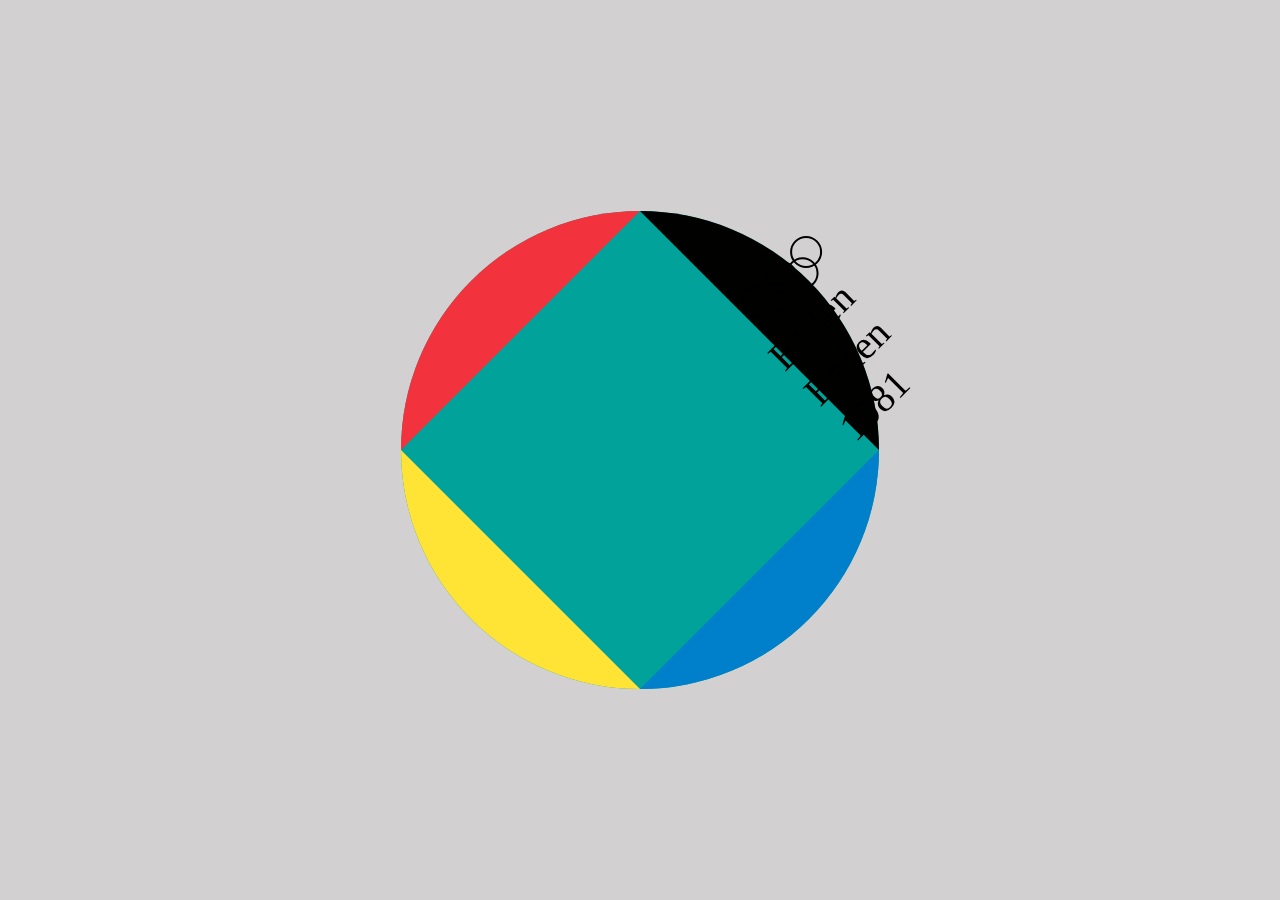
<file: anton-stankowski/index.html>
<!DOCTYPE html>
<html lang="fr">
	<head>
		<meta charset="UTF-8">
		<title>Anton Stankowski</title>
		<link rel="stylesheet" href="css/global.css">
	</head>
	<body>
		<main>
			<canvas id="myCanvas">
			
			</canvas>
		</main>
		<script src="//code.jquery.com/jquery-3.1.0.min.js"></script>
		<script src="js/circle.js"></script>
		<script src="js/line.js"></script>
		<script src="js/rect.js"></script>
		<script src="js/polygon.js"></script>
		<script src="js/font.js"></script>
		<script src="js/app.js"></script>

	</body>

</html>
</file>
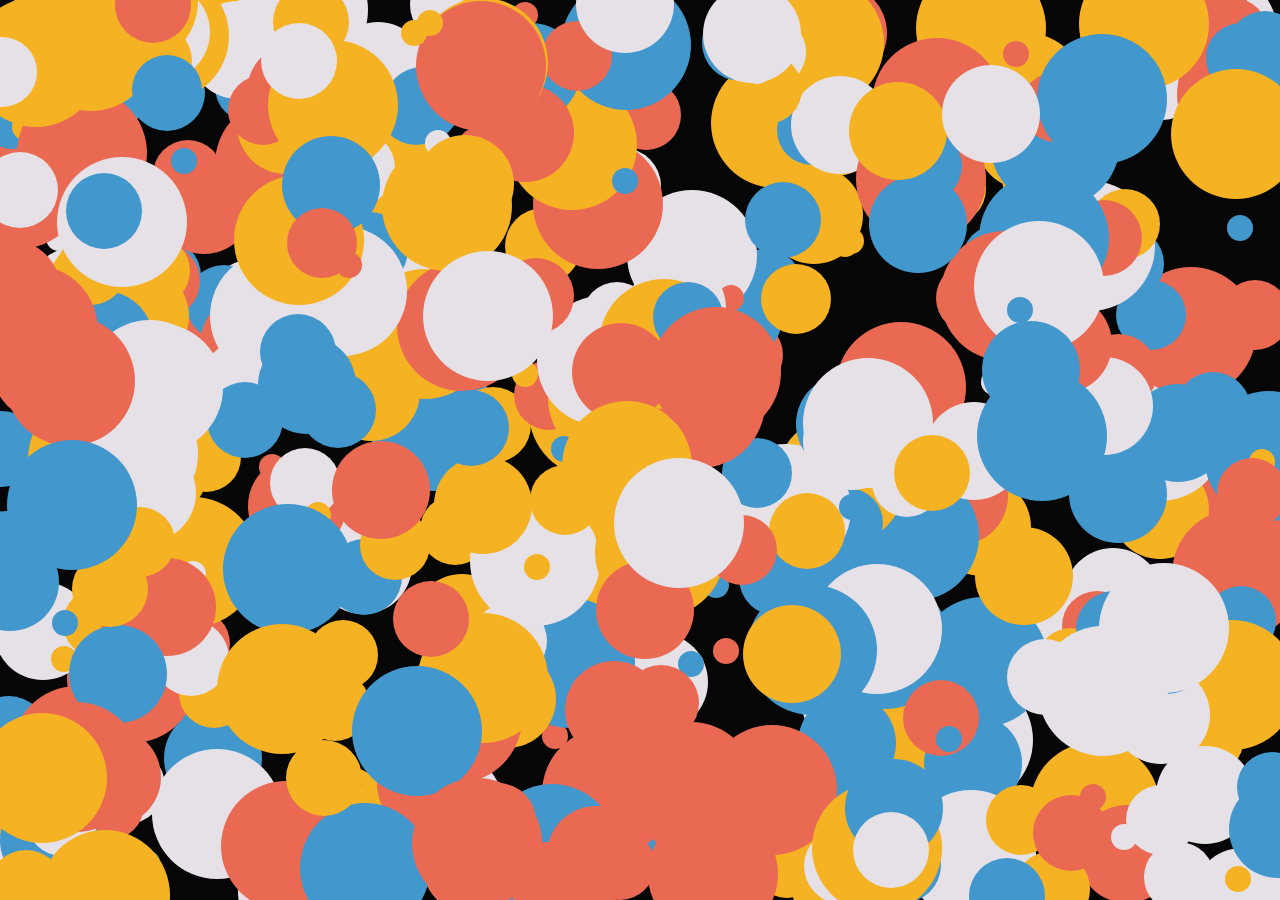
<file: circle/index.html>
<!DOCTYPE html>
<html lang="fr">
	<head>
		<meta charset="UTF-8">
		<title>Circle</title>
		<link rel="stylesheet" href="css/global.css">
	</head>
	<body>
		<main>
			<canvas id="canvas">
			
			</canvas>
		</main>
		<script src="//code.jquery.com/jquery-3.1.0.min.js"></script>
		<script src="//s3-us-west-2.amazonaws.com/s.cdpn.io/53148/TweenLite.min.js"></script>
		<script src="js/circle.js"></script>
		<script src="js/app.js"></script>

	</body>

</html>
</file>
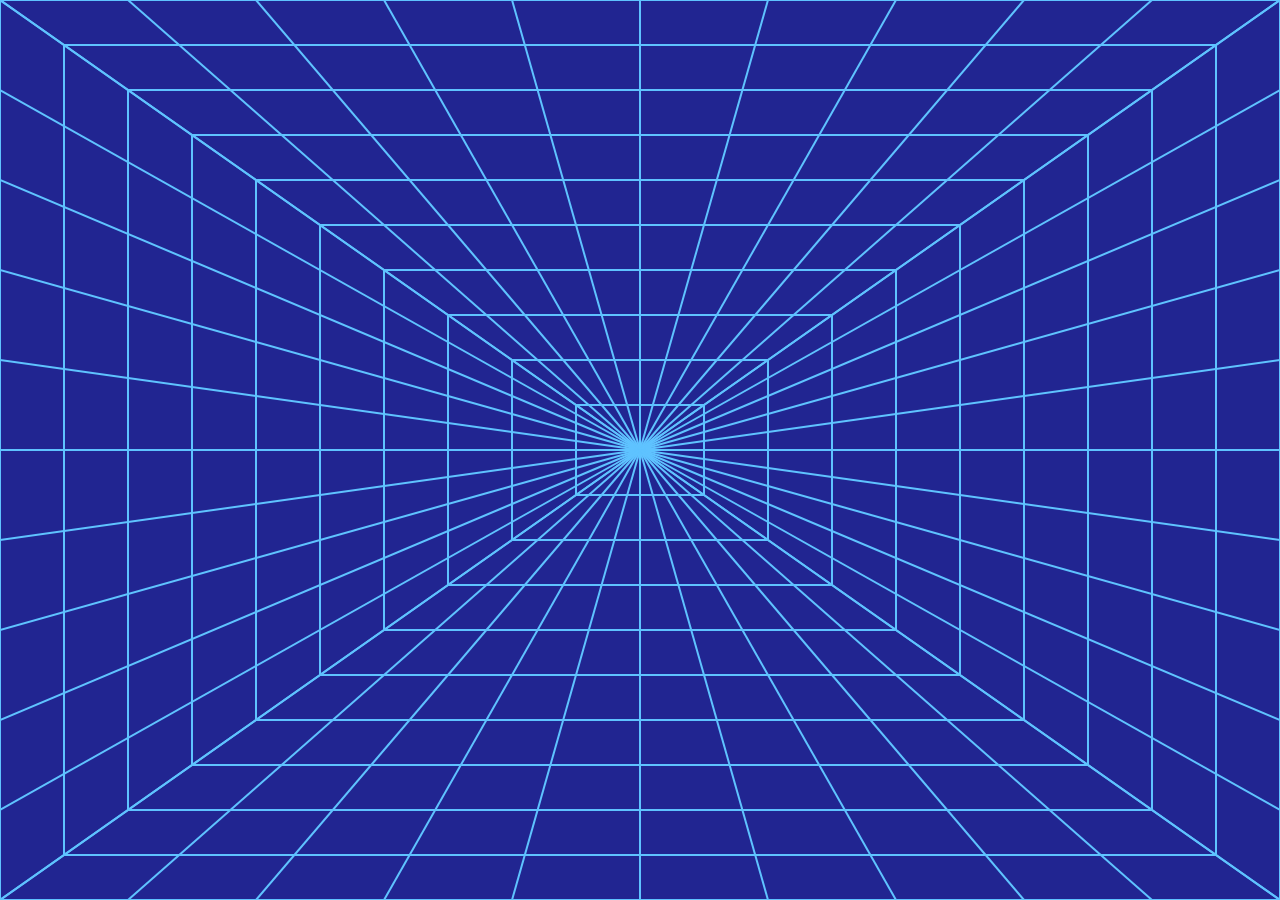
<file: grid/index.html>
<!DOCTYPE html>
<html lang="fr">
	<head>
		<meta charset="UTF-8">
		<title>FUTURE GRID</title>
		<link rel="stylesheet" href="css/global.css">
	</head>
	<body>
		<main>
			<canvas id="myCanvas">
			
			</canvas>
		</main>
		<script src="//code.jquery.com/jquery-3.1.0.min.js"></script>
		<script src="js/circle.js"></script>
		<script src="js/line.js"></script>
		<script src="js/rect.js"></script>
		<script src="js/polygon.js"></script>
		<script src="js/font.js"></script>
		<script src="js/app.js"></script>

	</body>

</html>
</file>
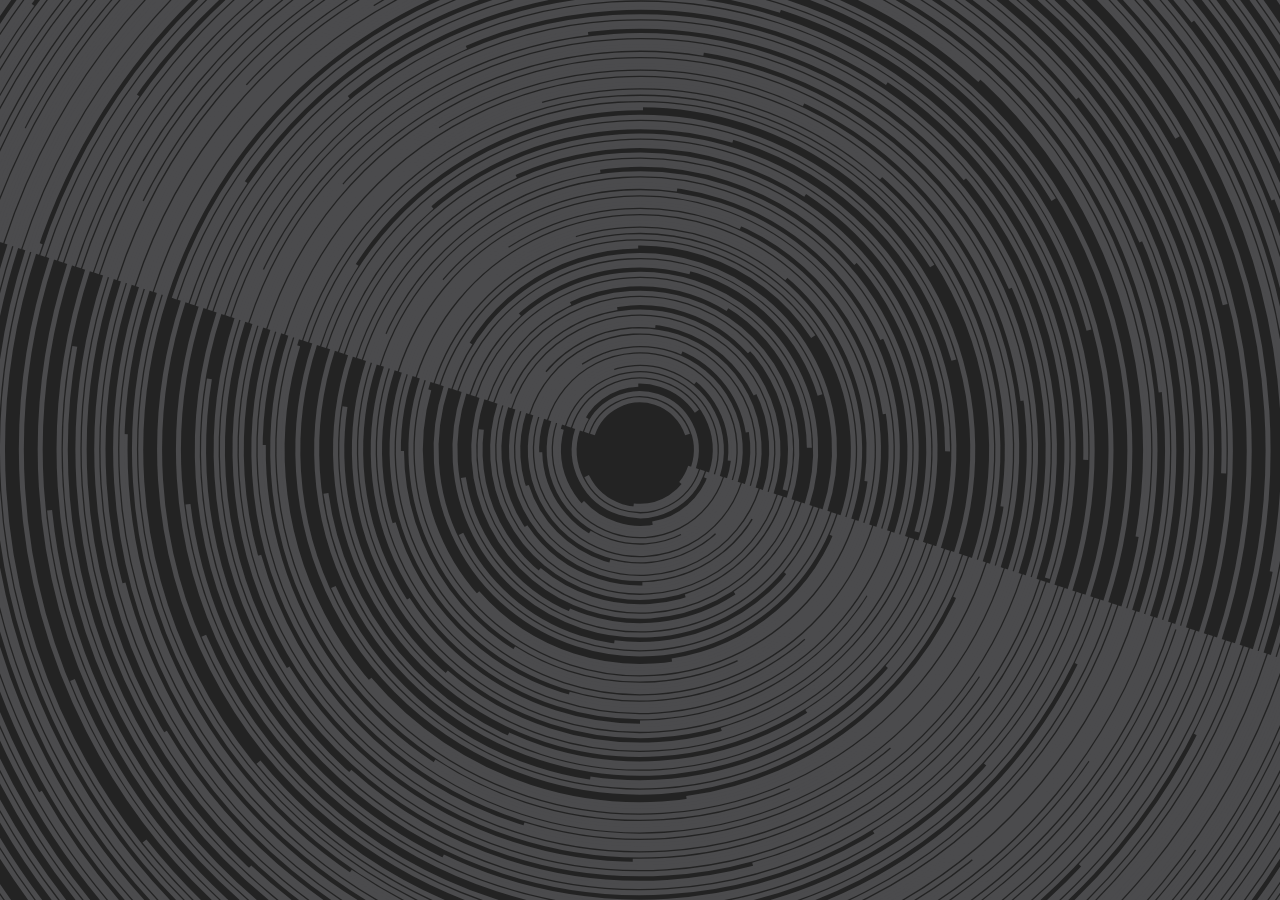
<file: killthemoonlight/index.html>
<!DOCTYPE html>
<html lang="fr">
	<head>
		<meta charset="UTF-8">
		<title>KILL THE MOONLIGHT</title>
		<link rel="stylesheet" href="css/global.css">
	</head>
	<body>
		<main>
			<canvas id="myCanvas">
			
			</canvas>
		</main>
		<script src="//code.jquery.com/jquery-3.1.0.min.js"></script>
		<script src="js/circle.js"></script>
		<script src="js/line.js"></script>
		<script src="js/rect.js"></script>
		<script src="js/polygon.js"></script>
		<script src="js/font.js"></script>
		<script src="js/arc.js"></script>
		<script src="js/app.js"></script>

	</body>

</html>
</file>
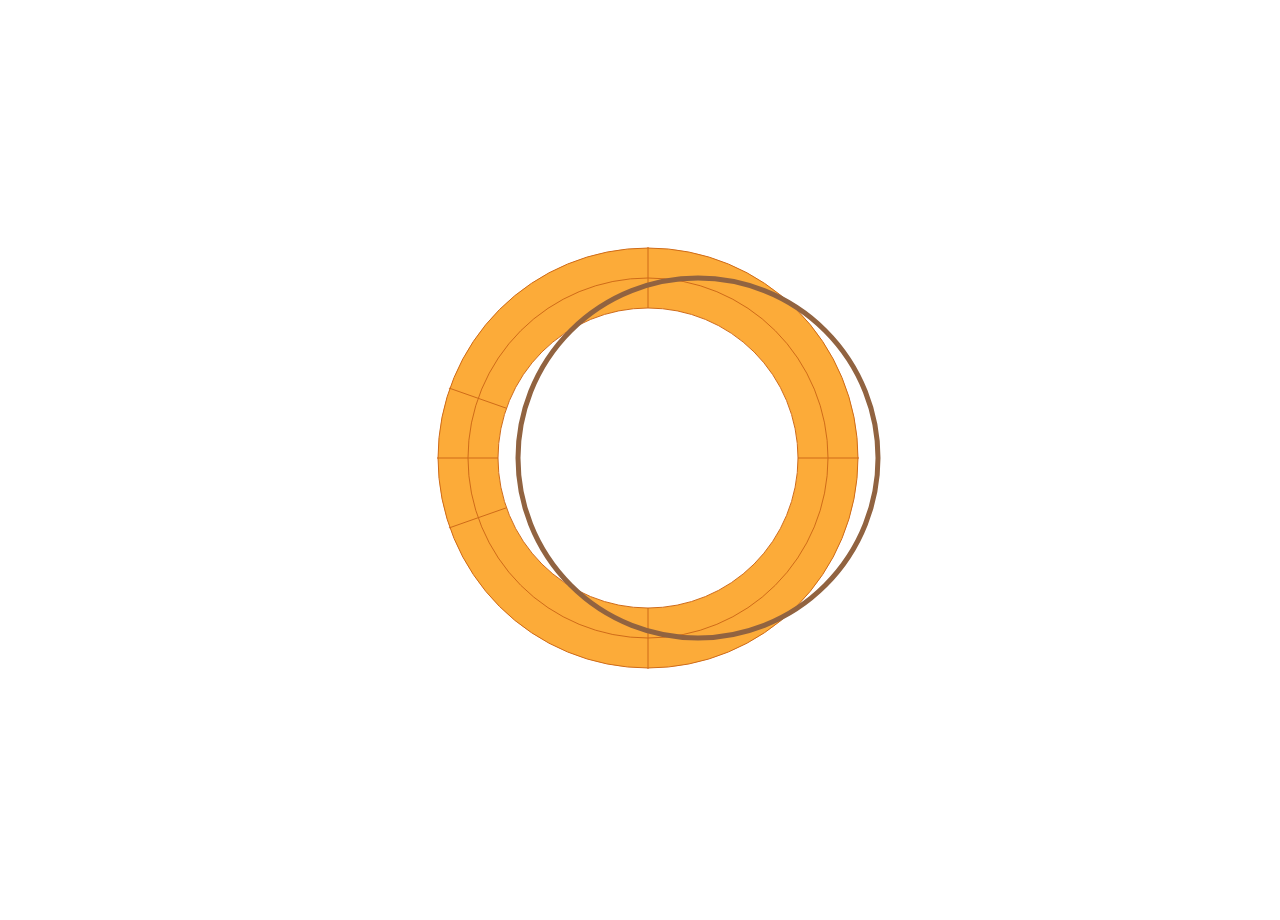
<file: robert-mangold/index.html>
<!DOCTYPE html>
<html lang="en">
<head>
	<meta charset="UTF-8">
	<title>Canvas</title>
</head>
<body>
	<canvas id="myCanvas"></canvas>
	<script src="//code.jquery.com/jquery-3.1.0.min.js"></script>
	<script src="js/circle.js"></script>
	<script src="js/line.js"></script>
	<script src="js/app.js"></script>
</body>
</html>
</file>
<file: anton-stankowski/css/global.css>
html, body, main
{
	width: 100%;
	height: 100%;
}

body
{
	margin: 0;
}

main
{
	position: relative;
}

canvas
{
	display: block;
	width: 100vw;
	height: 100vh;
	background-color: #d3d0d1;
}
</file>
<file: circle/css/global.css>
html, body, main
{
	width: 100%;
	height: 100%;
}

body
{
	margin: 0;
}

main
{
	position: relative;
}

canvas
{
	display: block;
	width: 100vw;
	height: 100vh;
	background-color: #060606;
}
</file>
<file: grid/css/global.css>
html, body, main
{
	width: 100%;
	height: 100%;
}

body
{
	margin: 0;
}

main
{
	position: relative;
}

canvas
{
	display: block;
	width: 100vw;
	height: 100vh;
	background-color: #212591;
}
</file>
<file: killthemoonlight/css/global.css>
html, body, main
{
	width: 100%;
	height: 100%;
}

body
{
	margin: 0;
}

main
{
	position: relative;
}

canvas
{
	display: block;
	width: 100vw;
	height: 100vh;
	background-color: #232323;
}
</file>
